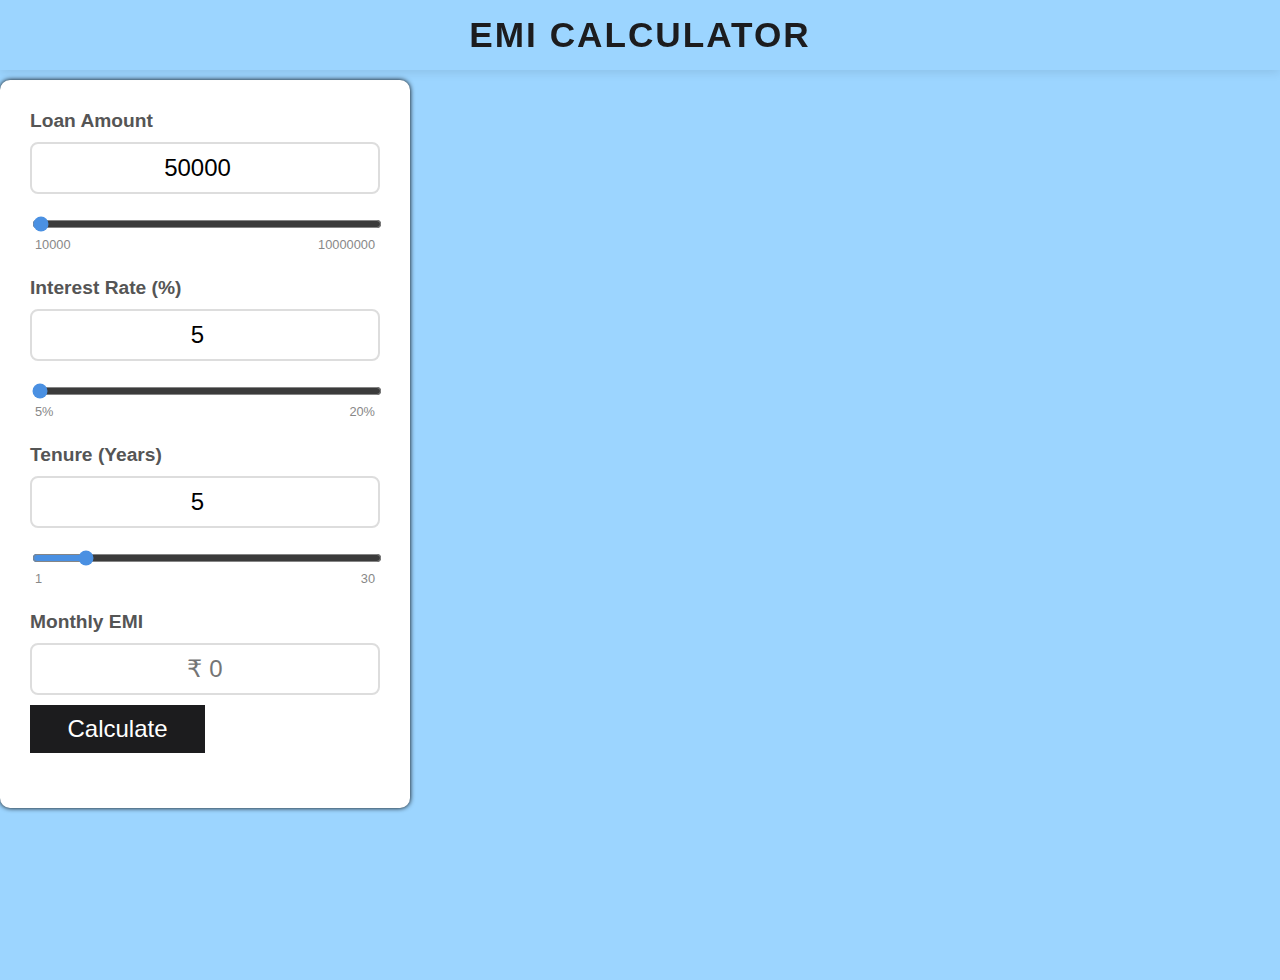
<file: input_system/index.html>
<!DOCTYPE html>
<html lang="en">
<head>
    <meta charset="UTF-8">
    <meta name="viewport" content="width=device-width, initial-scale=1.0">
    <title>Calculator</title>
    <link rel="stylesheet" href="ind.css">
</head>
<body>
    <header class="sticky-header">
        <h1 class="main-title">EMI CALCULATOR</h1>
    </header>
      <div class="main-wrapper">
         <main>
        <div class="container">
        <div class="group">
            <label>Loan Amount</label>
            <div class="inputs">
                <input type="number" id="amountnum" value="50000">
                <div class="wrapper">
                    <input type="range" id="amountrange" min="10000" max="10000000" steps="10000" value="50000">
                    <div class="labels">
                        <span>10000</span>
                        <span>10000000</span>
                    </div>
                </div>
            </div>
        </div>
        <div class="group">
            <label>Interest Rate (%)</label>
            <div class="inputs">
                <input type="number" id="interestnum" value="5" >
                <div class="wrapper">
                    <input type="range" id="interestrange" min="5" max="20" steps="1" value="5">
                    <div class="labels">
                        <span>5%</span>
                        <span>20%</span>
                    </div>
                </div>
            </div>
        </div>
        <div class="group">
            <label>Tenure (Years)</label>
            <div class="inputs">
                <input type="number" id="tenurenum" value="5" >
                <div class="wrapper">
                    <input type="range" id="tenurerange" min="1" max="30" steps="1" value="5">
                    <div class="labels">
                        <span>1</span>
                        <span>30</span>
                    </div>
                </div>
            </div>
        </div>
        <div class="group">
            <label>Monthly EMI</label>
            <div class="inputs">
                <input type="text" id="emi" placeholder="₹ 0"readonly>
            </div>
            <button id="btn" class="submit" onclick="doit()">Calculate</button>
        </div>
    </div>
     </main>
      </div>
    <footer></footer>
    <script src="ind.js"></script>
</body>
</html>
</file>
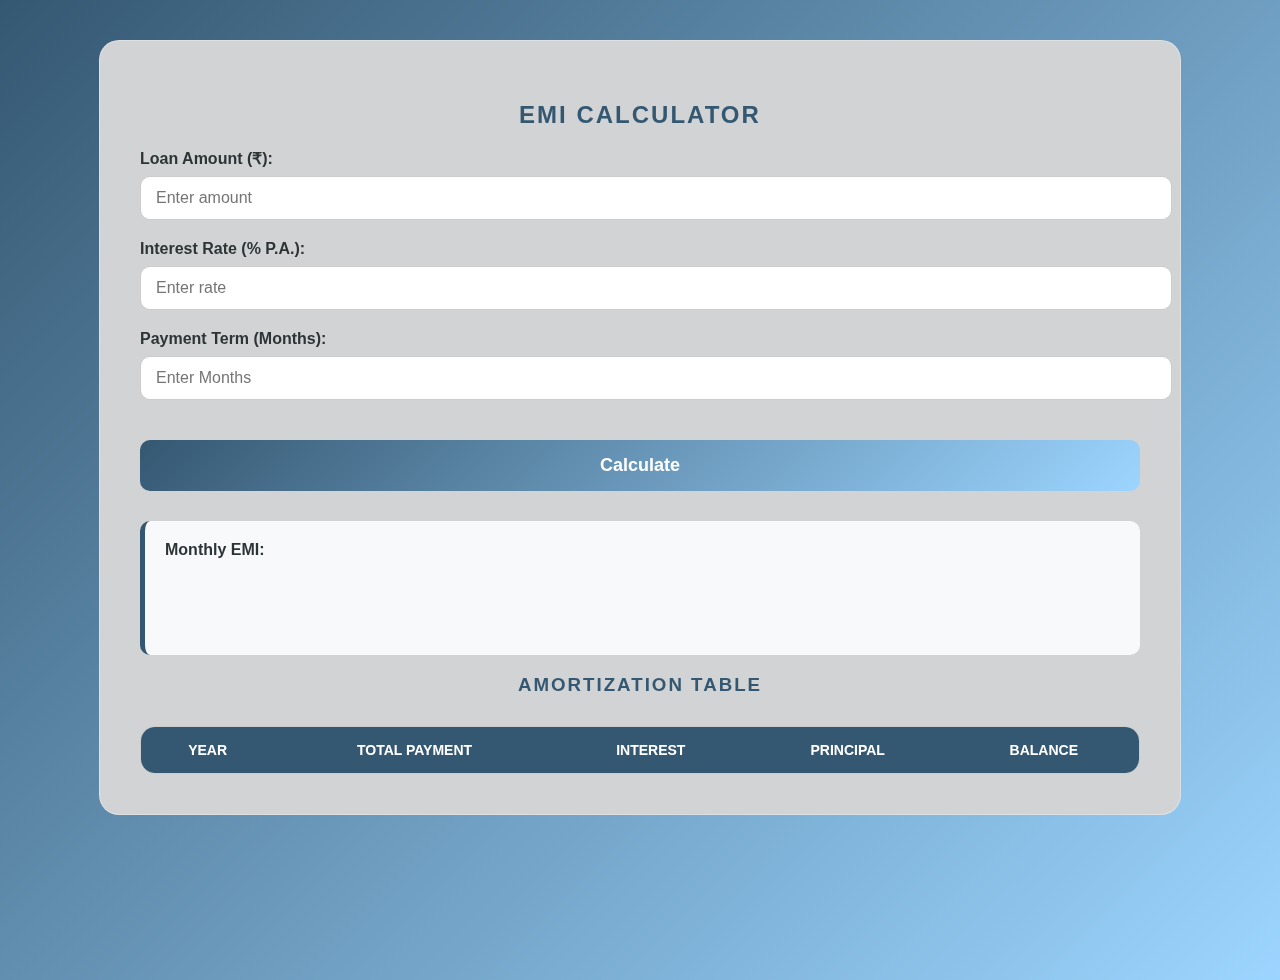
<file: loan_table/index.html>
<!DOCTYPE html>
<html lang="en">
<head>
    <meta charset="UTF-8">
    <meta name="viewport" content="width=device-width, initial-scale=1.0">
    <title>EMI Calculator & Amortization Table</title>
    <link rel="stylesheet" href="style.css">
</head>
<body>
    <div class="container">
        <h2>EMI Calculator</h2>
        <div class="input-group">
            <label for="loanAmount">Loan Amount (₹):</label>
            <input type="number" id="loanAmount" placeholder="Enter amount">
        </div>
        <div class="input-group">
            <label for="interestRate">Interest Rate (% P.A.):</label>
            <input type="number" step="0.01" id="interestRate" placeholder="Enter rate">
        </div>
        <div class="input-group">
            <label for="termMonths">Payment Term (Months):</label>
            <input type="number" id="termMonths" placeholder="Enter Months">
        </div>
        <button onclick="calculateEMI()">Calculate</button>

        <div class="result-section">
            <label>Monthly EMI: </label>
            <input type="text" id="emiDisplay" readonly>
            <p id="loanCategory"></p>
        </div>

        <h3>Amortization Table</h3>
                <div class="table-container">
            <table id="amortizationTable">
                <thead>
                    <tr>
                        <th>Year</th>
                        <th>Total Payment</th>
                        <th>Interest</th>
                        <th>Principal</th>
                        <th>Balance</th>
                    </tr>
                </thead>
                <tbody id="tableBody">
                    </tbody>
            </table>
        </div>
    </div>
    <script src="script.js"></script>
</body>
</html>
</file>
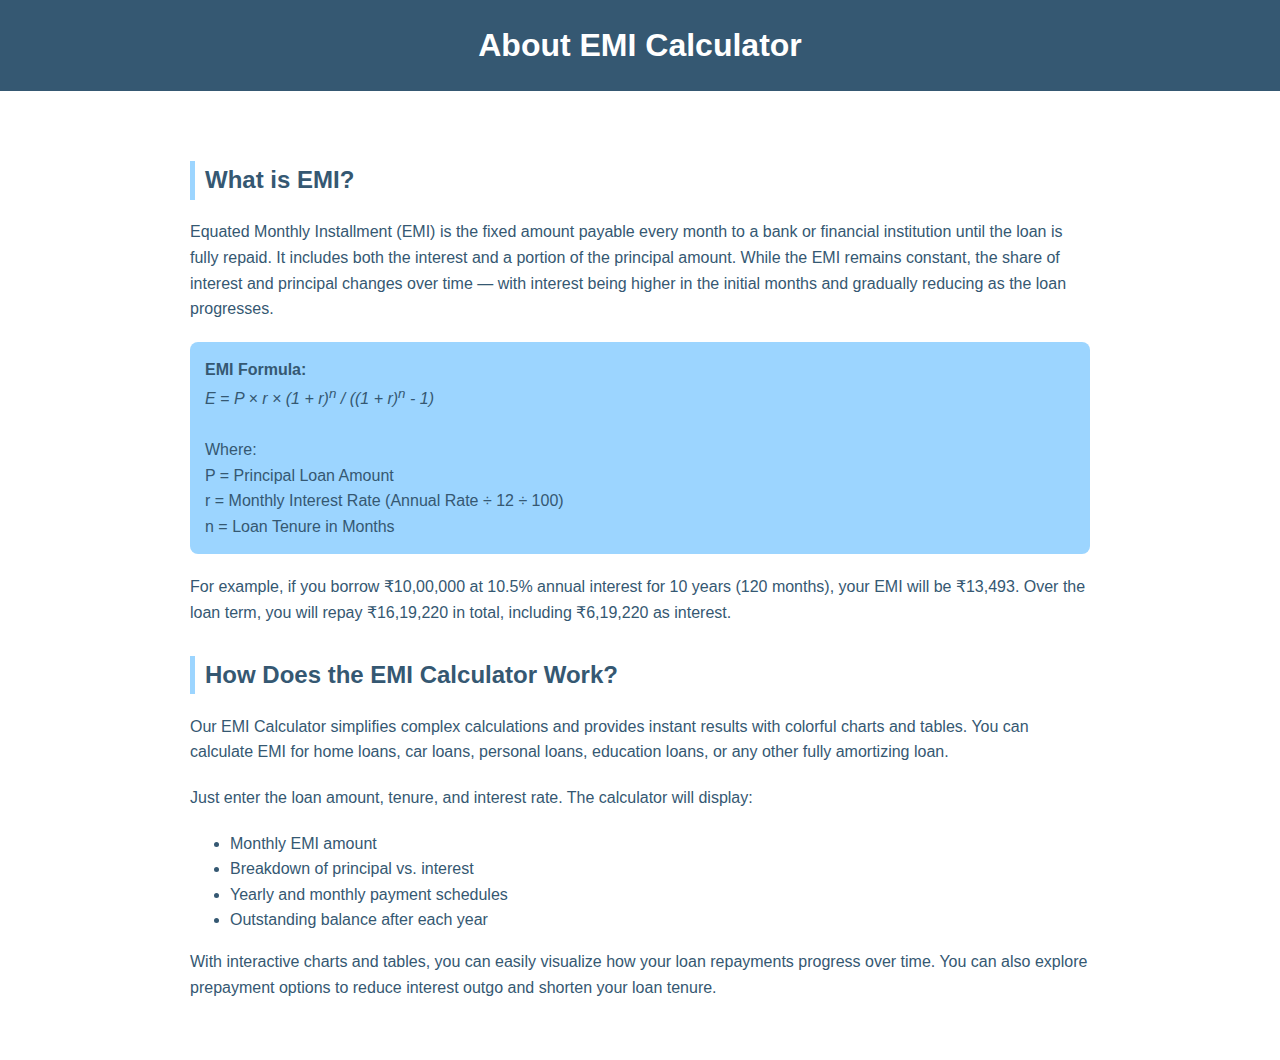
<file: ABOUT/about.html>
<!DOCTYPE html>
<html lang="en">
<head>
  <meta charset="UTF-8">
  <meta name="viewport" content="width=device-width, initial-scale=1.0">
  <title>About EMI - Master EMI Dashboard</title>
  <style>
    body {
      font-family: Arial, sans-serif;
      background-color: #ffffff;
      color: #355872;
      margin: 0;
      padding: 0;
      line-height: 1.6;
    }
    header {
      background-color: #355872;
      color: #ffffff;
      text-align: center;
      padding: 20px;
    }
    h1 {
      margin: 0;
      font-size: 2rem;
    }
    section {
      padding: 40px;
      max-width: 900px;
      margin: auto;
    }
    h2 {
      color: #355872;
      border-left: 5px solid #9CD5FF;
      padding-left: 10px;
      margin-top: 30px;
    }
    p {
      margin-bottom: 20px;
    }
    .highlight-box {
      background-color: #9CD5FF;
      color: #355872;
      padding: 15px;
      border-radius: 8px;
      margin: 20px 0;
    }
    footer {
      background-color: #355872;
      color: #ffffff;
      text-align: center;
      padding: 15px;
      margin-top: 40px;
    }
  </style>
</head>
<body>
  <header >
    <h1>About EMI Calculator</h1>
  </header>

  <section>
    <h2>What is EMI?</h2>
    <p>
      Equated Monthly Installment (EMI) is the fixed amount payable every month to a bank or financial institution until the loan is fully repaid. It includes both the interest and a portion of the principal amount. While the EMI remains constant, the share of interest and principal changes over time — with interest being higher in the initial months and gradually reducing as the loan progresses.
    </p>

    <div class="highlight-box">
      <strong>EMI Formula:</strong><br>
      <em>E = P × r × (1 + r)<sup>n</sup> / ((1 + r)<sup>n</sup> - 1)</em><br><br>
      Where:<br>
      P = Principal Loan Amount<br>
      r = Monthly Interest Rate (Annual Rate ÷ 12 ÷ 100)<br>
      n = Loan Tenure in Months
    </div>

    <p>
      For example, if you borrow ₹10,00,000 at 10.5% annual interest for 10 years (120 months), your EMI will be ₹13,493. Over the loan term, you will repay ₹16,19,220 in total, including ₹6,19,220 as interest.
    </p>

    <h2>How Does the EMI Calculator Work?</h2>
    <p>
      Our EMI Calculator simplifies complex calculations and provides instant results with colorful charts and tables. You can calculate EMI for home loans, car loans, personal loans, education loans, or any other fully amortizing loan.
    </p>
    <p>
      Just enter the loan amount, tenure, and interest rate. The calculator will display:
    </p>
    <ul>
      <li>Monthly EMI amount</li>
      <li>Breakdown of principal vs. interest</li>
      <li>Yearly and monthly payment schedules</li>
      <li>Outstanding balance after each year</li>
    </ul>

    <p>
      With interactive charts and tables, you can easily visualize how your loan repayments progress over time. You can also explore prepayment options to reduce interest outgo and shorten your loan tenure.
    </p>
  </section>

</body>
</html>
</file>
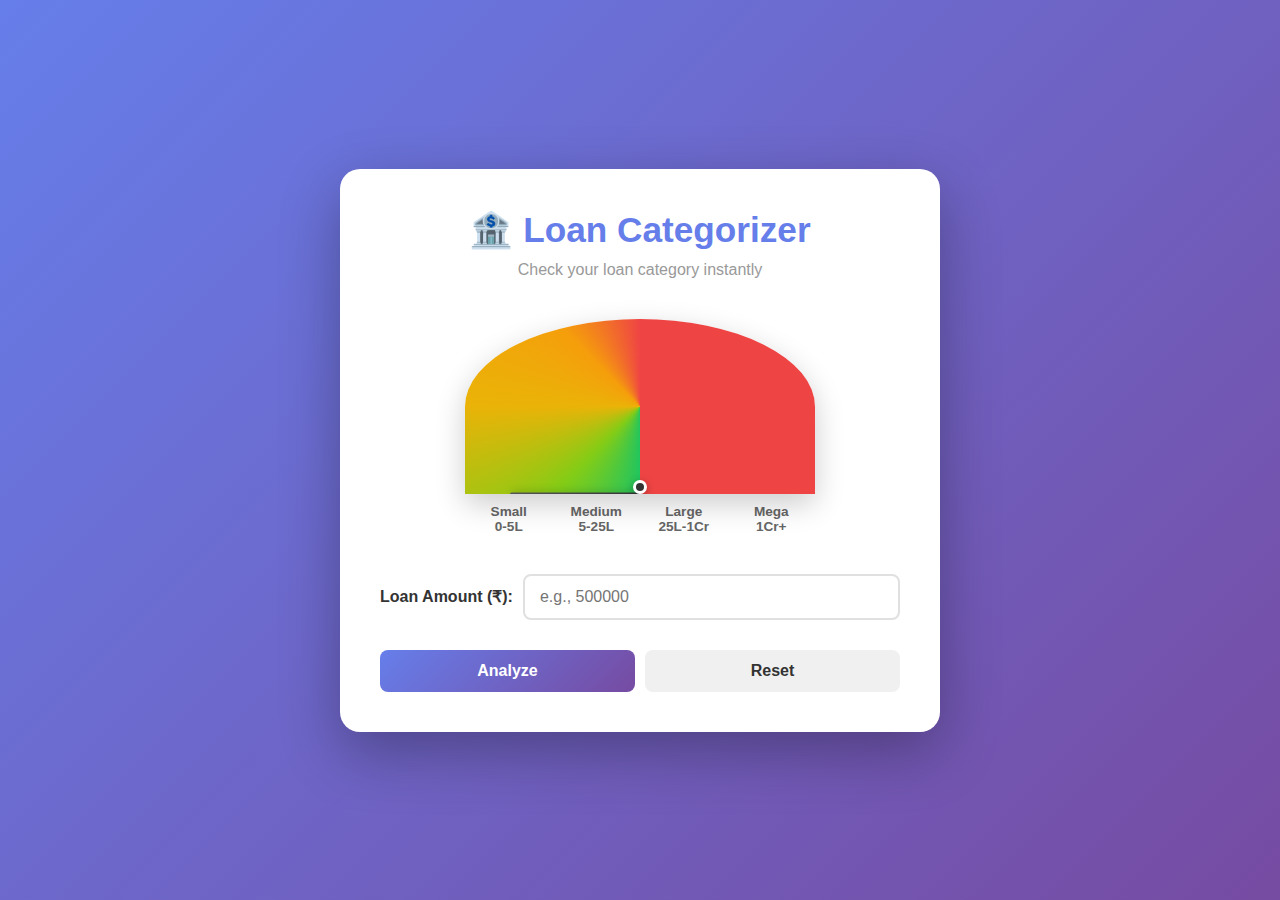
<file: loan_category/loan_categorizer.html>
<!DOCTYPE html>
<html lang="en">
<head>
    <meta charset="UTF-8">
    <meta name="viewport" content="width=device-width, initial-scale=1.0">
    <title>Loan Category Analyzer</title>
    <style>
        * {
            margin: 0;
            padding: 0;
            box-sizing: border-box;
        }

        body {
            font-family: 'Segoe UI', Tahoma, Geneva, Verdana, sans-serif;
            background: linear-gradient(135deg, #667eea 0%, #764ba2 100%);
            min-height: 100vh;
            display: flex;
            align-items: center;
            justify-content: center;
            padding: 20px;
        }

        .container {
            background: white;
            border-radius: 20px;
            box-shadow: 0 20px 60px rgba(0, 0, 0, 0.3);
            padding: 40px;
            max-width: 600px;
            width: 100%;
        }

        .header {
            text-align: center;
            margin-bottom: 40px;
        }

        .header h1 {
            color: #667eea;
            font-size: 2.2em;
            margin-bottom: 10px;
        }

        .header p {
            color: #999;
            font-size: 1em;
        }

        .gauge-wrapper {
            display: flex;
            justify-content: center;
            margin-bottom: 40px;
        }

        .gauge {
            position: relative;
            width: 100%;
            max-width: 350px;
            aspect-ratio: 2 / 1;
        }

        .speedometer {
            position: relative;
            width: 100%;
            height: 100%;
            background: conic-gradient(
                from 180deg,
                #22c55e 0deg,      /* green - small */
                #84cc16 45deg,     /* lime - medium start */
                #eab308 90deg,     /* yellow - medium end */
                #f59e0b 135deg,    /* amber - large start */
                #ef4444 180deg     /* red - mega */
            );
            border-radius: 100% 100% 0 0;
            overflow: hidden;
            box-shadow: 0 10px 30px rgba(0, 0, 0, 0.2);
        }

        .needle {
            position: absolute;
            bottom: 0;
            left: 50%;
            width: 3px;
            height: 130px;
            background: linear-gradient(to top, #333, #555);
            transform-origin: bottom center;
            transform: translateX(-50%) rotate(-90deg);
            transition: transform 0.6s cubic-bezier(0.34, 1.56, 0.64, 1);
            border-radius: 2px;
            box-shadow: 0 2px 8px rgba(0, 0, 0, 0.3);
            z-index: 10;
        }

        .center {
            position: absolute;
            bottom: 0;
            left: 50%;
            transform: translateX(-50%);
            width: 14px;
            height: 14px;
            background: #333;
            border-radius: 50%;
            border: 3px solid white;
            box-shadow: 0 2px 8px rgba(0, 0, 0, 0.3);
            z-index: 20;
        }

        .gauge-labels {
            display: flex;
            justify-content: space-between;
            margin-top: 10px;
            font-size: 0.85em;
            font-weight: 600;
            color: #666;
        }

        .label {
            flex: 1;
            text-align: center;
        }

        .input-section {
            display: flex;
            flex-direction: column;
            gap: 15px;
            margin-bottom: 30px;
        }

        .input-group {
            display: flex;
            gap: 10px;
            align-items: center;
        }

        .input-group label {
            font-weight: 600;
            color: #333;
            font-size: 1em;
            min-width: 120px;
        }

        .input-group input {
            flex: 1;
            padding: 12px 15px;
            font-size: 1em;
            border: 2px solid #e0e0e0;
            border-radius: 8px;
            transition: all 0.3s ease;
            outline: none;
        }

        .input-group input:focus {
            border-color: #667eea;
            box-shadow: 0 0 10px rgba(102, 126, 234, 0.2);
        }

        .buttons {
            display: flex;
            gap: 10px;
            justify-content: center;
        }

        .btn {
            padding: 12px 25px;
            font-size: 1em;
            border: none;
            border-radius: 8px;
            cursor: pointer;
            font-weight: 600;
            transition: all 0.3s ease;
        }

        .btn-analyze {
            background: linear-gradient(135deg, #667eea 0%, #764ba2 100%);
            color: white;
            flex: 1;
        }

        .btn-analyze:hover {
            transform: translateY(-2px);
            box-shadow: 0 8px 20px rgba(102, 126, 234, 0.3);
        }

        .btn-reset {
            background: #f0f0f0;
            color: #333;
            flex: 1;
        }

        .btn-reset:hover {
            background: #e0e0e0;
        }

        .display-section {
            text-align: center;
            padding: 20px;
            background: #f8f9fa;
            border-radius: 10px;
            margin-top: 30px;
        }

        .category-info {
            margin-top: 15px;
        }

        .category-name {
            font-size: 1.5em;
            font-weight: 700;
            color: #667eea;
            margin-bottom: 8px;
        }

        .category-details {
            display: grid;
            grid-template-columns: repeat(auto-fit, minmax(150px, 1fr));
            gap: 15px;
            margin-top: 15px;
        }

        .detail-item {
            background: white;
            padding: 12px;
            border-radius: 8px;
            border-left: 4px solid #667eea;
        }

        .detail-label {
            color: #999;
            font-size: 0.85em;
            font-weight: 600;
            text-transform: uppercase;
            margin-bottom: 5px;
        }

        .detail-value {
            color: #333;
            font-size: 1.1em;
            font-weight: 700;
        }

        .category-legend {
            display: grid;
            grid-template-columns: repeat(2, 1fr);
            gap: 10px;
            margin-top: 20px;
            font-size: 0.9em;
        }

        .legend-item {
            display: flex;
            align-items: center;
            gap: 8px;
        }

        .legend-color {
            width: 16px;
            height: 16px;
            border-radius: 3px;
        }

        .legend-small { background: #22c55e; }
        .legend-medium { background: #eab308; }
        .legend-large { background: #f59e0b; }
        .legend-mega { background: #ef4444; }

        @media (max-width: 600px) {
            .container {
                padding: 25px;
            }

            .header h1 {
                font-size: 1.8em;
            }

            .input-group {
                flex-direction: column;
            }

            .input-group label {
                min-width: auto;
            }

            .buttons {
                flex-direction: column;
            }

            .btn {
                width: 100%;
            }

            .category-details {
                grid-template-columns: 1fr;
            }

            .gauge {
                max-width: 280px;
            }
        }
    </style>
</head>
<body>
    <div class="container">
        <div class="header">
            <h1>🏦 Loan Categorizer</h1>
            <p>Check your loan category instantly</p>
        </div>

        <div class="gauge-wrapper">
            <div class="gauge">
                <div class="speedometer">
                    <div class="needle" id="needle"></div>
                    <div class="center"></div>
                </div>
                <div class="gauge-labels">
                    <div class="label">Small<br>0-5L</div>
                    <div class="label">Medium<br>5-25L</div>
                    <div class="label">Large<br>25L-1Cr</div>
                    <div class="label">Mega<br>1Cr+</div>
                </div>
            </div>
        </div>

        <div class="input-section">
            <div class="input-group">
                <label for="loanAmount">Loan Amount (₹):</label>
                <input 
                    type="number" 
                    id="loanAmount" 
                    placeholder="e.g., 500000" 
                    min="0"
                >
            </div>
        </div>

        <div class="buttons">
            <button class="btn btn-analyze" onclick="updateLoan()">Analyze</button>
            <button class="btn btn-reset" onclick="resetLoan()">Reset</button>
        </div>

        <div class="display-section" id="displaySection" style="display: none;">
            <div class="category-info">
                <div class="category-name" id="categoryName"></div>
                <div class="category-details">
                    <div class="detail-item">
                        <div class="detail-label">Amount</div>
                        <div class="detail-value" id="displayAmount"></div>
                    </div>
                    <div class="detail-item">
                        <div class="detail-label">Range</div>
                        <div class="detail-value" id="loanRange"></div>
                    </div>
                    <div class="detail-item">
                        <div class="detail-label">Risk Level</div>
                        <div class="detail-value" id="riskLevel"></div>
                    </div>
                </div>
                <div class="category-legend">
                    <div class="legend-item">
                        <div class="legend-color legend-small"></div>
                        <span><strong>Small:</strong> 0–5L</span>
                    </div>
                    <div class="legend-item">
                        <div class="legend-color legend-medium"></div>
                        <span><strong>Medium:</strong> 5–25L</span>
                    </div>
                    <div class="legend-item">
                        <div class="legend-color legend-large"></div>
                        <span><strong>Large:</strong> 25L–1Cr</span>
                    </div>
                    <div class="legend-item">
                        <div class="legend-color legend-mega"></div>
                        <span><strong>Mega:</strong> 1Cr+</span>
                    </div>
                </div>
            </div>
        </div>
    </div>

    <script>
        const loanCategories = {
            small: {
                name: 'Small Loan',
                min: 0,
                max: 500000,
                range: '₹0 - ₹5 Lakhs',
                riskLevel: 'Low',
                color: '#22c55e'
            },
            medium: {
                name: 'Medium Loan',
                min: 500000,
                max: 2500000,
                range: '₹5L - ₹25 Lakhs',
                riskLevel: 'Medium',
                color: '#eab308'
            },
            large: {
                name: 'Large Loan',
                min: 2500000,
                max: 10000000,
                range: '₹25L - ₹1 Crore',
                riskLevel: 'High',
                color: '#f59e0b'
            },
            mega: {
                name: 'Mega Loan',
                min: 10000000,
                max: Infinity,
                range: '₹1 Crore+',
                riskLevel: 'Very High',
                color: '#ef4444'
            }
        };

        function updateLoan() {
            const amount = parseFloat(document.getElementById('loanAmount').value);

            if (isNaN(amount) || amount < 0) {
                alert('❌ Please enter a valid loan amount');
                return;
            }

            if (amount === 0) {
                alert('❌ Loan amount must be greater than 0');
                return;
            }

            let category;
            let rotation;

            if (amount <= loanCategories.small.max) {
                category = loanCategories.small;
                rotation = -90 + (amount / loanCategories.small.max) * 45;
            } else if (amount <= loanCategories.medium.max) {
                category = loanCategories.medium;
                const rangeMin = loanCategories.small.max;
                const rangeMax = loanCategories.medium.max;
                rotation = -45 + ((amount - rangeMin) / (rangeMax - rangeMin)) * 45;
            } else if (amount <= loanCategories.large.max) {
                category = loanCategories.large;
                const rangeMin = loanCategories.medium.max;
                const rangeMax = loanCategories.large.max;
                rotation = 0 + ((amount - rangeMin) / (rangeMax - rangeMin)) * 45;
            } else {
                category = loanCategories.mega;
                rotation = 45;
            }

            document.getElementById('needle').style.transform = `translateX(-50%) rotate(${rotation}deg)`;

            document.getElementById('categoryName').textContent = category.name;
            document.getElementById('displayAmount').textContent = formatCurrency(amount);
            document.getElementById('loanRange').textContent = category.range;
            document.getElementById('riskLevel').textContent = category.riskLevel;

            document.getElementById('displaySection').style.display = 'block';
        }

        function resetLoan() {
            document.getElementById('loanAmount').value = '';
            document.getElementById('displaySection').style.display = 'none';
            document.getElementById('needle').style.transform = 'translateX(-50%) rotate(-90deg)';
        }

        function formatCurrency(amount) {
            return new Intl.NumberFormat('en-IN', {
                style: 'currency',
                currency: 'INR',
                minimumFractionDigits: 0,
                maximumFractionDigits: 0
            }).format(amount);
        }

        document.getElementById('loanAmount').addEventListener('keypress', function(e) {
            if (e.key === 'Enter') updateLoan();
        });

        // Initialize needle
        resetLoan();
    </script>
</body>
</html>
</file>
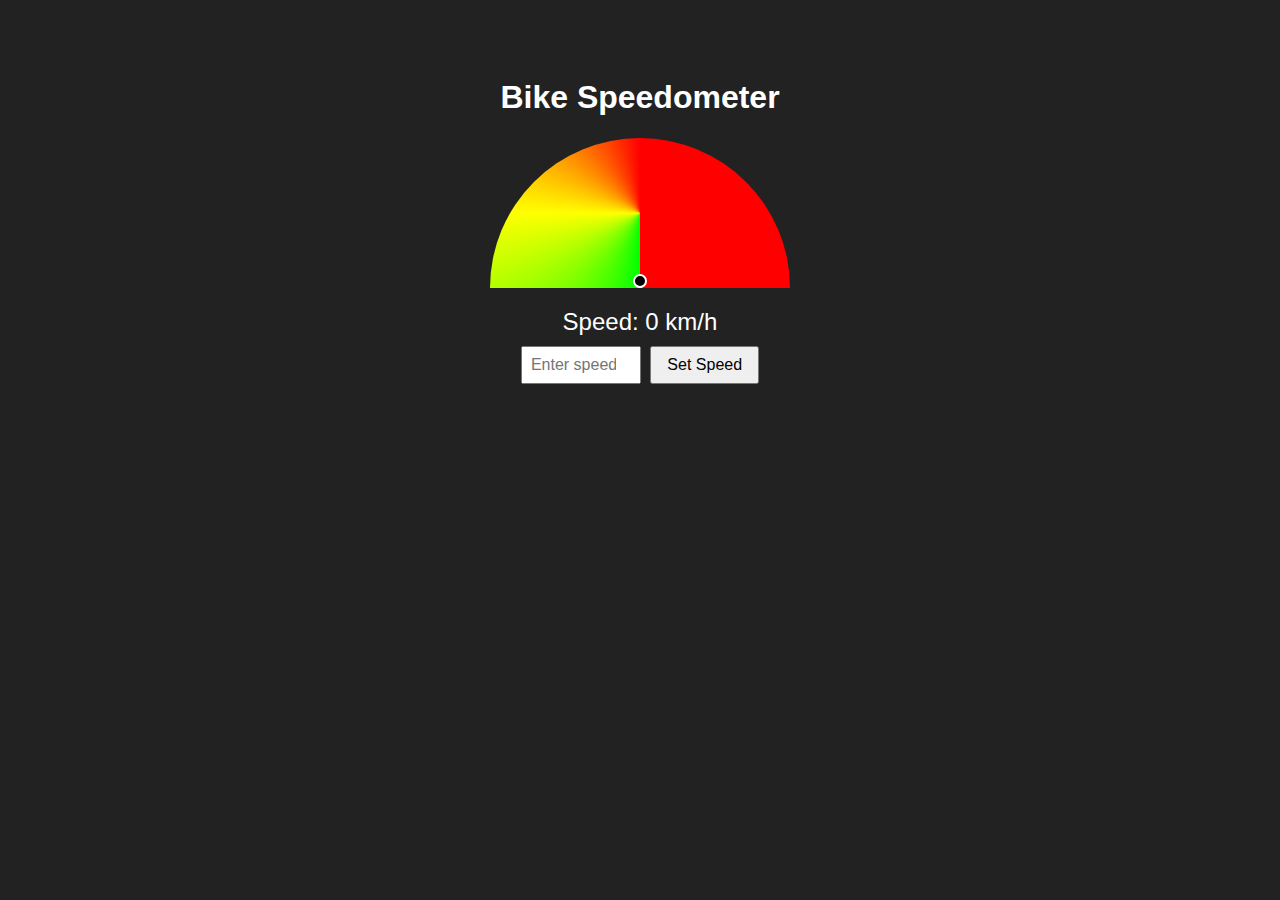
<file: loan_category/speedometer.html>
<!DOCTYPE html>
<html lang="en">
<head>
<meta charset="UTF-8">
<meta name="viewport" content="width=device-width, initial-scale=1.0">
<title>Bike Speedometer</title>
<style>
    body {
        font-family: Arial, sans-serif;
        background: #222;
        color: white;
        text-align: center;
        padding-top: 50px;
    }
 
    .speedometer {
        position: relative;
        width: 300px;
        height: 150px;
        margin: auto;
       
background: conic-gradient(
    from 180deg,
    #0f0 0deg,   /* 0° - green */
    #ff0 90deg,  /* 90° - yellow */
    #f00 180deg
);
        border-radius: 150px 150px 0 0;
        overflow: hidden;
    }
 
    .needle {
        position: absolute;
        bottom: 0;
        left: 50%;
        width: 4px;
        height: 140px;
        background: white;
        transform-origin: bottom center;
        transform: rotate(-120deg);
        transition: transform 0.5s ease-out;
    }
 
    .center {
        position: absolute;
        bottom: 0;
        left: 50%;
        transform: translateX(-50%);
        width: 10px;
        height: 10px;
        background: black;
        border-radius: 50%;
        border: 2px solid white;
    }
 
    .speed-display {
        margin-top: 20px;
        font-size: 24px;
    }
 
    input {
        padding: 8px;
        font-size: 16px;
        width: 100px;
        text-align: center;
        margin-top: 10px;
    }
 
    button {
        padding: 8px 15px;
        font-size: 16px;
        margin-left: 5px;
        cursor: pointer;
    }
</style>
</head>
<body>
 
<h1>Bike Speedometer</h1>
 
<div class="speedometer">
    <div class="needle" id="needle"></div>
    <div class="center"></div>
</div>
 
<div class="speed-display" id="speedDisplay">Speed: 0 km/h</div>
 
<input type="number" id="speedInput" placeholder="Enter speed" min="0" max="240">
<button onclick="updateSpeed()">Set Speed</button>
 
<script>
function updateSpeed() {
    let speed = parseInt(document.getElementById("speedInput").value);
 
    // Validate input
    if (isNaN(speed) || speed < 0) {
        alert("Please enter a valid positive number.");
        return;
    }
    if (speed > 240) speed = 240; // Max limit
 
    // Map speed (0-240) to needle rotation (-120deg to 120deg)
    let rotation = -90 + (speed / 240) * 240;
 
    document.getElementById("needle").style.transform = `rotate(${rotation}deg)`;
    document.getElementById("speedDisplay").innerText = `Speed: ${speed} km/h`;
}
</script>
 
</body>
</html>
</file>
<file: input_system/ind.css>
body{
    font-family: sans-serif;
    background-color:#9CD5FF;
    padding-top: 80px;
    min-height: 100vh;
    margin: 0;
}
.sticky-header {
    position: fixed;   
    top: 0;
    left: 0;
    width: 100%;
    background-color: #9CD5FF; 
    padding: 15px 0;
    z-index: 1000;     
    text-align: center;
    box-shadow: 0 2px 10px rgba(0,0,0,0.1); 
}
.main-title {
    margin: 0;
    color: #1c1c1e;
    font-size: 2.2rem;
    letter-spacing: 2px;
    text-transform: uppercase;
}

.container{
    background-color: white;
    padding: 30px;
    width: 350px;
    border-radius: 10px;
    box-shadow: 0 0 5px black;
}
.group{
    margin-bottom: 25px;
}
label{
    display: block;
    font-size: 1.2rem;
    font-weight: bold;
    color: #555;
    margin-bottom: 10px;
}
input[type="number"] {
    width: 100%;
    padding: 10px;
    border: 2px solid #ddd;
    border-radius: 8px;
    font-size: 1.5rem;
    box-sizing: border-box;
    margin-bottom: 10px;
    text-align: center;
}
input[type="text"]{
    width: 100%;
    padding: 10px;
    border: 2px solid #ddd;
    border-radius: 8px;
    font-size: 1.5rem;
    box-sizing: border-box;
    margin-bottom: 10px;
    text-align: center;
}
input[type="range"] {
    width: 100%;
    accent-color: #4A90E2; 
    cursor: pointer;
}
.wrapper{
    position: relative;
    width: 100%;
    margin-top: 10px;
}
.labels{
    display: flex;
    justify-content: space-between;
    padding: 0 5px;
    margin-top: 1px;
}
.labels span{
    font-size: 0.8rem;
    color: #888;
    position: relative;
}
button{
    width: 50%;
    text-align: center;
    justify-content: center;
    font-size: 1.5rem;
    border: none;
    padding: 10px 15px;
    background-color: #1C1C1E;
    color: white;
    cursor: pointer;
}
button:hover{
    background-color: #3A3A3C;
}
button:active{
    transform: scale(0.95);
}
</file>
<file: loan_table/style.css>
:root {
    --primary-gradient: linear-gradient(135deg, #355872 0%, #9CD5FF 100%);
    --glass-bg: #D1D3D4;
    --accent-color: #355872;
    --text-main: #2d3436;
    --year-row-bg: #E8F4FD;
    --interest-color: #d63031;
    --principal-color: #27ae60;
}

body { 
    font-family: 'Poppins', sans-serif;
    background: var(--primary-gradient);
    min-height: 100vh;
    display: flex;
    justify-content: center;
    align-items: flex-start;
    padding: 40px 20px;
    margin: 0;
}

.container { 
    max-width: 1000px; 
    width: 100%;
    background: var(--glass-bg); 
    padding: 40px; 
    border-radius: 20px; 
    /* Shadows Removed */
    backdrop-filter: blur(10px);
    border: 1px solid rgba(255,255,255,0.3);
}

h2, h3 {
    color: var(--accent-color);
    text-align: center;
    text-transform: uppercase;
    letter-spacing: 2px;
}

.input-group { 
    margin-bottom: 20px; 
}

label { 
    display: block; 
    margin-bottom: 8px; 
    font-weight: 600; 
    color: var(--text-main);
}

input, select { 
    width: 100%; 
    padding: 12px 15px; 
    border: 1px solid #ccc; 
    border-radius: 10px; 
    font-size: 16px;
    transition: all 0.3s ease;
    outline: none;
}

input:focus {
    border-color: var(--accent-color);
    /* Shadow Removed */
}

button { 
    width: 100%; 
    padding: 15px; 
    background: var(--primary-gradient);
    color: white; 
    border: none; 
    border-radius: 10px; 
    cursor: pointer; 
    font-size: 18px; 
    font-weight: bold;
    margin-top: 20px;
    transition: transform 0.2s;
}

button:hover { 
    transform: translateY(-2px);
}

.result-section { 
    margin-top: 30px; 
    padding: 20px; 
    background: #f8f9fa; 
    border-left: 5px solid var(--accent-color);
    border-radius: 10px; 
}

#emiDisplay {
    background: transparent;
    border: none;
    font-size: 24px;
    font-weight: 800;
    color: var(--accent-color);
    text-align: center;
}

/* Table Styling */
.table-container {
    overflow-x: auto;
    margin-top: 30px;
    border-radius: 15px;
    border: 1px solid #ccc;
}

table { 
    width: 100%; 
    border-collapse: collapse; 
    background: white;
}

th { 
    background-color: var(--accent-color); 
    color: white;
    padding: 15px; 
    text-transform: uppercase;
    font-size: 14px;
}

td { 
    padding: 12px 15px; 
    border-bottom: 1px solid #f0f0f0; 
    text-align: center;
    color: #444;
}

td:nth-child(3) {
    color: var(--interest-color);
    font-weight: 600;
}

td:nth-child(4) {
    color: var(--principal-color);
    font-weight: 600;
}

.year-row { 
    background-color: var(--year-row-bg) !important; 
    font-weight: 700; 
    color: var(--accent-color);
}

.year-row:hover {
    background-color: #D6EAF8 !important;
}

.month-row { 
    background-color: #ffffff; 
    font-size: 0.95em;
    animation: fadeIn 0.4s ease-in-out;
}

@keyframes fadeIn {
    from { opacity: 0; transform: translateY(-5px); }
    to { opacity: 1; transform: translateY(0); }
}

.toggle-btn { 
    display: inline-block;
    width: 24px;
    height: 24px;
    line-height: 22px;
    text-align: center;
    border: 2px solid var(--accent-color);
    border-radius: 50%;
    margin-right: 10px;
    transition: all 0.3s;
}

.year-row:hover .toggle-btn {
    background: var(--accent-color);
    color: white;
}
</file>
